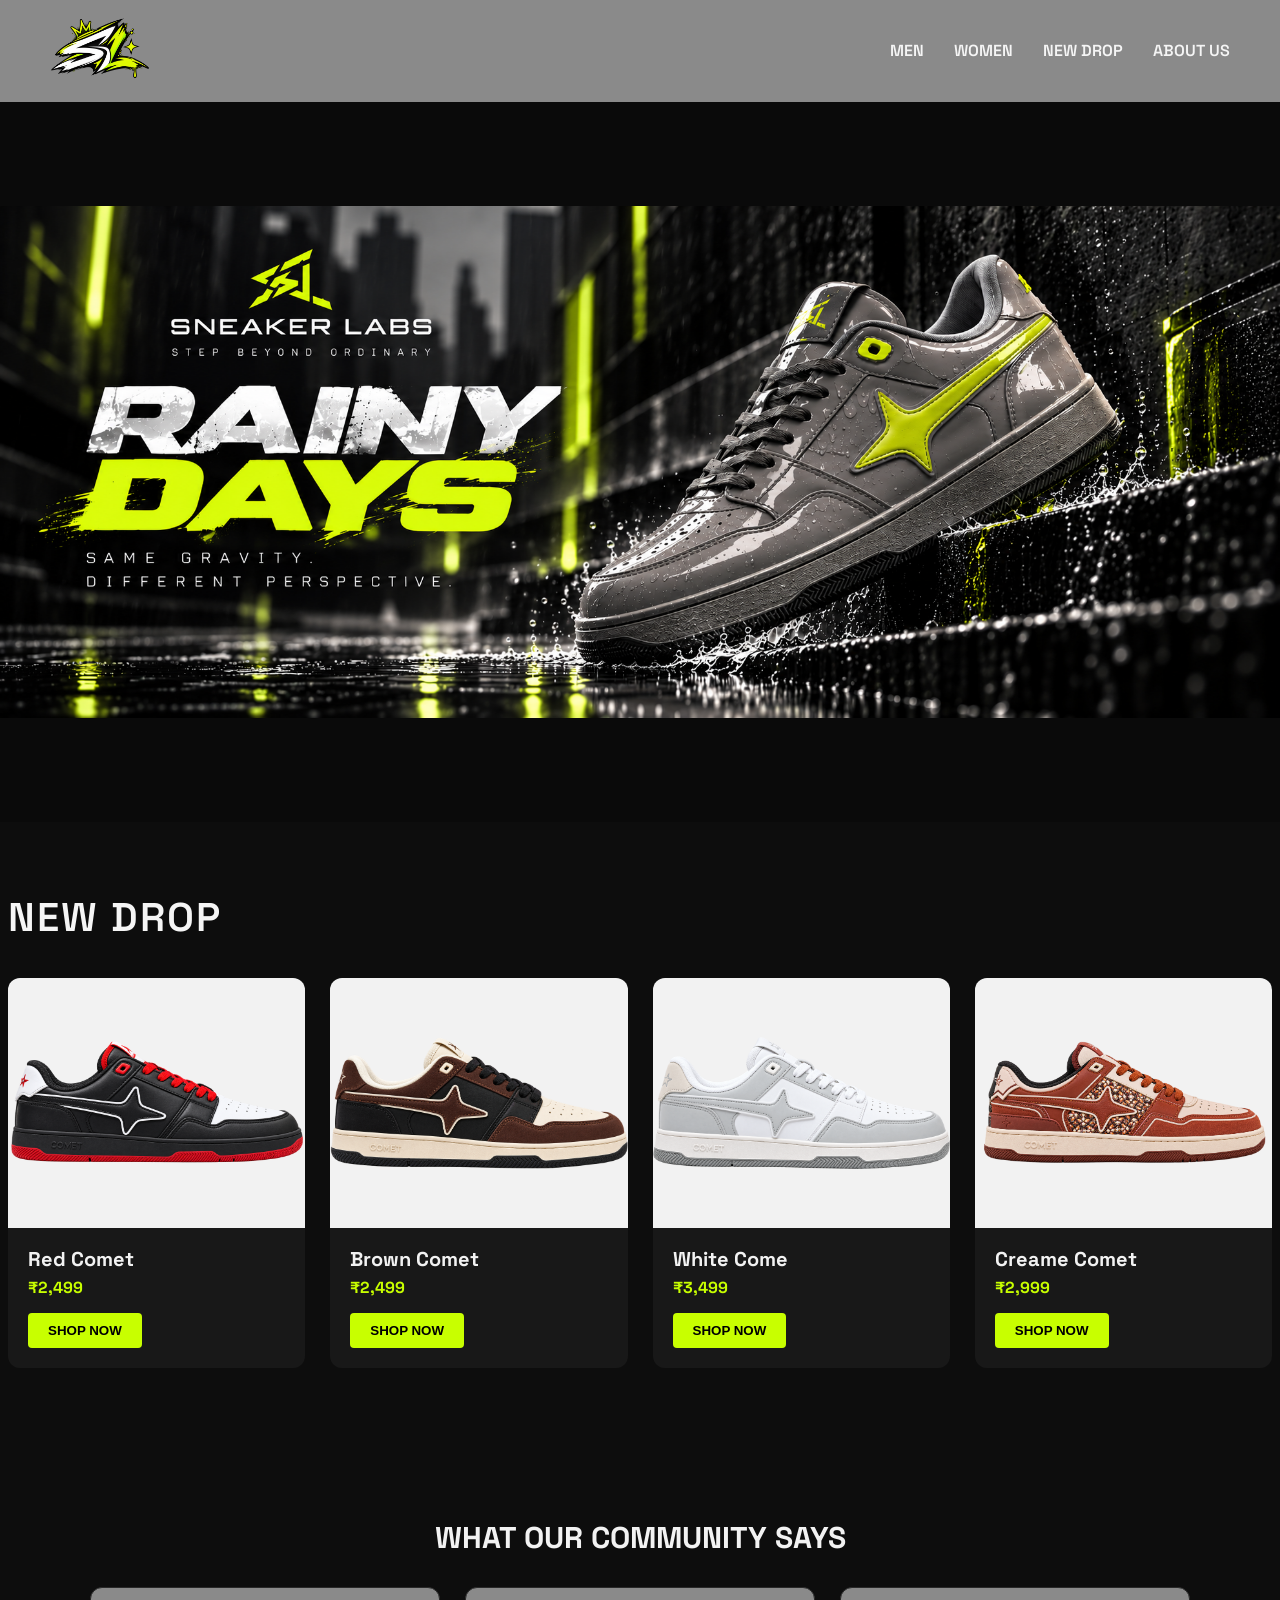
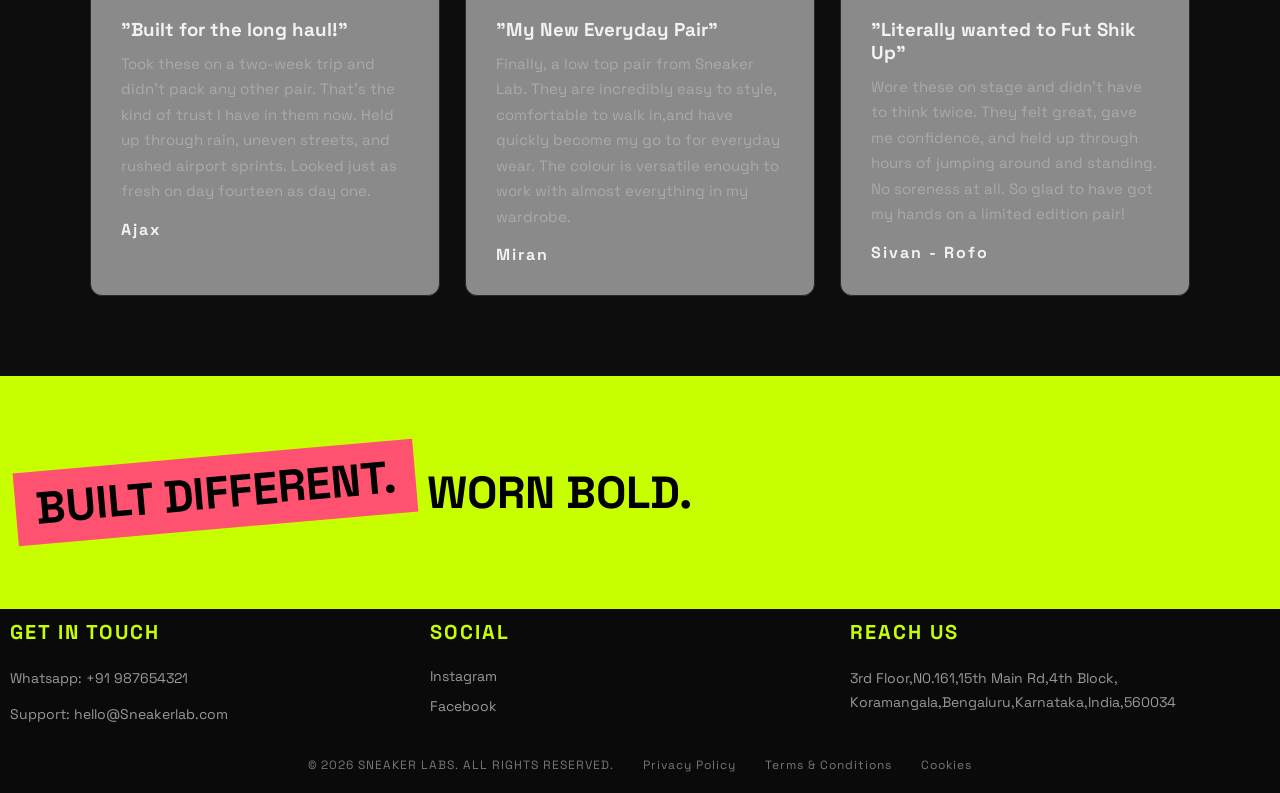
<file: Index.html>
<!DOCTYPE html>
<html lang="en">
<head>
    <meta charset="UTF-8">
    <meta name="viewport" content="width=device-width, initial-scale=1.0">
    <title>Sneaker Labs</title>
    <link rel="preconnect" href="https://fonts.googleapis.com">
<link rel="preconnect" href="https://fonts.gstatic.com" crossorigin>

<link href="https://fonts.googleapis.com/css2?family=Space+Grotesk:wght@300;400;500;600;700&display=swap" rel="stylesheet">
    <link rel="StyleSheet" href="Style.css">
</head>
<body>
    <header>
        <!--Logo-->
        <div class="nav-logo">
            <img src="./Neon Crowned Graffiti Emblem.png" alt="SNEAKER LABS">
        </div>

        <nav class="nav-bar">
            <a href="#men">MEN</a>
            <a href="#women">WOMEN</a>
            <a href="#new-drop">NEW DROP</a>
            <a href="./About.html">ABOUT US</a>
        </nav>
    </header>

    <section class="hero">
        <div class="rain">
            <img src="./Shoes/Rainy Days Sneaker Lab.png" alt="Rainy Days">
        </div>
    </section>

    <section class="cards">
        <h2>NEW DROP</h2>

    <div class="card-container">

        <div class="card">
            <img src="./Shoes/Black, White, and Red Comet Sneaker.png" alt="Red Comet">
            <h3>Red Comet</h3>
            <p>₹2,499</p>
            <button>SHOP NOW</button>
        </div>

        <div class="card">
            <img src="./Shoes/Brown Comet Star Court Sneaker.png" alt="Brown Comet ">
            <h3>Brown Comet</h3>
            <p>₹2,499</p>
            <button>SHOP NOW</button>
        </div>

        <div class="card">
            <img src="./Shoes/Isolated White Comet Star Sneaker.png" alt="White Comet">
            <h3>White Come</h3>
            <p>₹3,499</p>
            <button>SHOP NOW</button>
        </div>

        <div class="card">
            <img src="./Shoes/Rust and Cream Star Sneaker Cutout.png" alt="Cream Comet">
            <h3>Creame Comet</h3>
            <p>₹2,999</p>
            <button>SHOP NOW</button>
        </div>

    </div>
    </section>

    <section class="testimonial">
        <h2>WHAT OUR COMMUNITY SAYS</h2>
        <div class="review-container">
        <div class="review">
            <h3>"Built for the long haul!"</h3>
            <p>Took these on a two-week trip and didn't pack any other pair. 
                That's the kind of trust I have in them now. 
                Held up through rain, uneven streets, and rushed airport sprints.
                Looked just as fresh on day fourteen as day one.</p>
            <span>Ajax</span>
        </div>
        <div class="review">
            <h3>"My New Everyday Pair"</h3>
            <p>Finally, a low top pair from Sneaker Lab. They are incredibly easy to style,
                comfortable to walk in,and have quickly become my go to for everyday wear.
                The colour is versatile enough to work with almost everything in my wardrobe.</p>
            <span>Miran</span>
        </div>
        <div class="review">
            <h3>"Literally wanted to Fut Shik Up"</h3>
            <p>Wore these on stage and didn’t have to think twice.
                 They felt great, gave me confidence, and held up through hours of jumping around and standing.
                 No soreness at all.
                 So glad to have got my hands on a limited edition pair!</p>
            <span>Sivan - Rofo</span>
        </div>
        </div>
    </section>

        <div class="line">
            <h2><span>BUILT DIFFERENT.</span> WORN BOLD.</h2>
        </div>

        <footer>
            <div class="info-container">
                <div class="info">
                    <h3>GET IN TOUCH</h3>
                    <p>Whatsapp: +91 987654321</p>
                    <p>Support: hello@Sneakerlab.com</p>
                </div>
                <div class="social">
                    <h3>SOCIAL</h3>
                    <a href="#insta">Instagram</a>
                    <a href="#face">Facebook</a>
                </div>
                <div class="add">
                    <h3>REACH US</h3>
                    <p>3rd Floor,N0.161,15th Main Rd,4th Block,<br>Koramangala,Bengaluru,Karnataka,India,560034</p>
                </div>
            </div>
        </footer>
       
        <footer-bar>
    <div class="bottom">
        <p>
            © 2026 SNEAKER LABS. ALL RIGHTS RESERVED.
            <span>Privacy Policy</span>
            <span>Terms & Conditions</span>
            <span>Cookies</span>
        </p>
    </div>
</footer-bar>
</body>
</html>
</file>
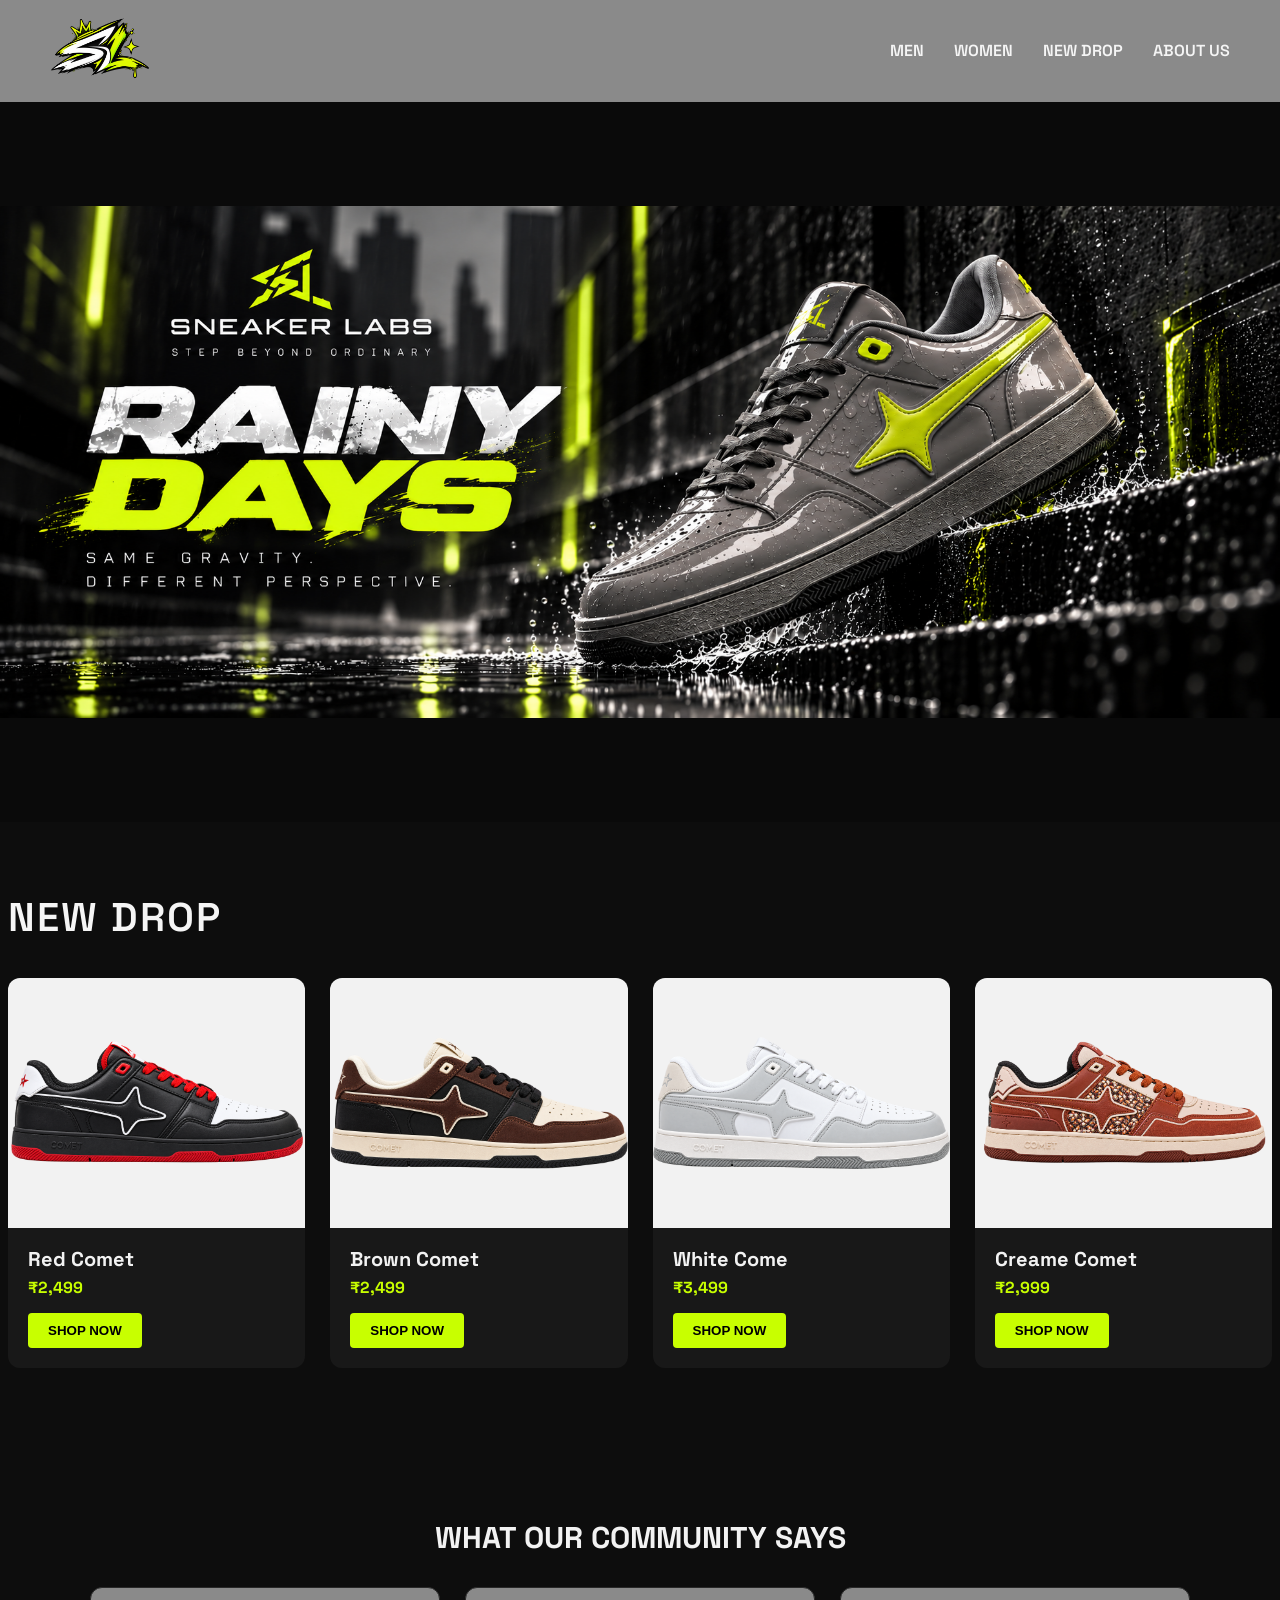
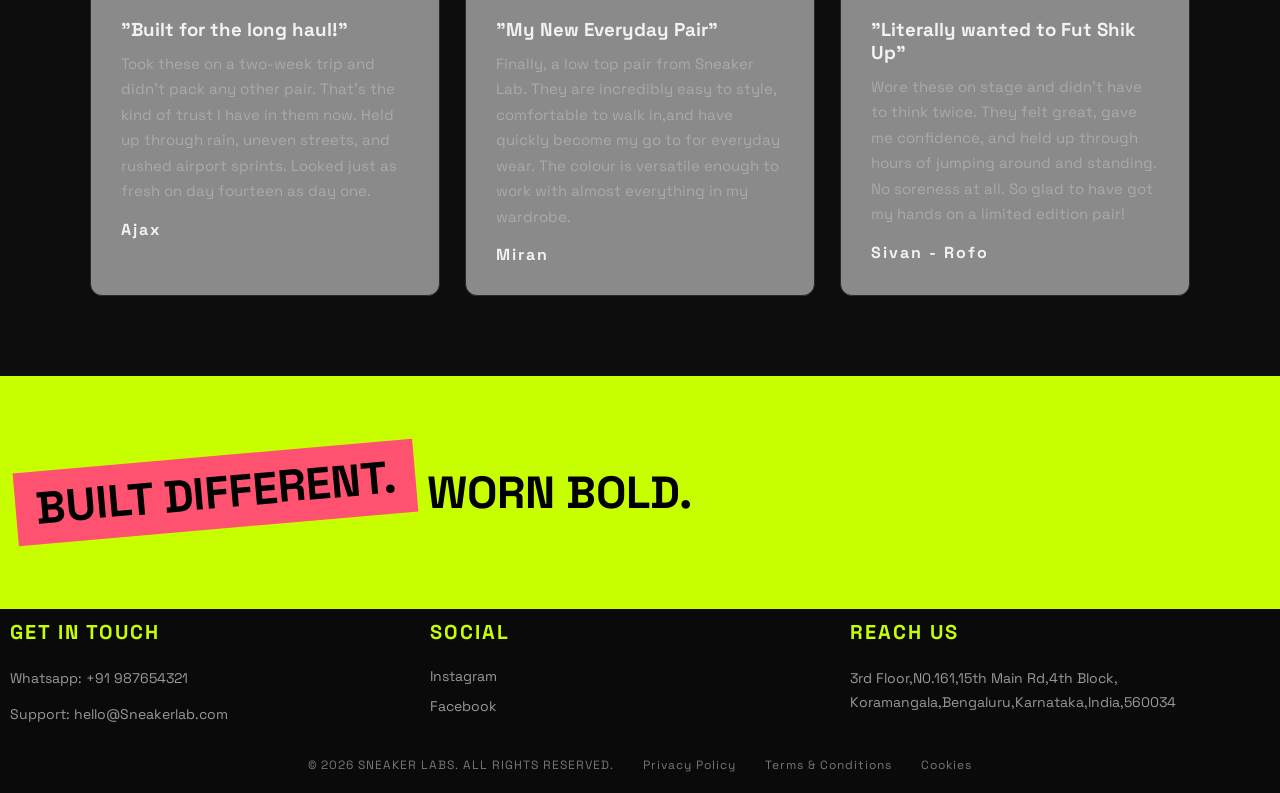
<file: index.html>
<!DOCTYPE html>
<html lang="en">
<head>
    <meta charset="UTF-8">
    <meta name="viewport" content="width=device-width, initial-scale=1.0">
    <title>Sneaker Labs</title>
    <link rel="preconnect" href="https://fonts.googleapis.com">
<link rel="preconnect" href="https://fonts.gstatic.com" crossorigin>

<link href="https://fonts.googleapis.com/css2?family=Space+Grotesk:wght@300;400;500;600;700&display=swap" rel="stylesheet">
    <link rel="StyleSheet" href="Style.css">
</head>
<body>
    <header>
        <!--Logo-->
        <div class="nav-logo">
            <img src="./Neon Crowned Graffiti Emblem.png" alt="SNEAKER LABS">
        </div>

        <nav class="nav-bar">
            <a href="#men">MEN</a>
            <a href="#women">WOMEN</a>
            <a href="#new-drop">NEW DROP</a>
            <a href="./About.html">ABOUT US</a>
        </nav>
    </header>

    <section class="hero">
        <div class="rain">
            <img src="./Shoes/Rainy Days Sneaker Lab.png" alt="Rainy Days">
        </div>
    </section>

    <section class="cards">
        <h2>NEW DROP</h2>

    <div class="card-container">

        <div class="card">
            <img src="./Shoes/Black, White, and Red Comet Sneaker.png" alt="Red Comet">
            <h3>Red Comet</h3>
            <p>₹2,499</p>
            <button>SHOP NOW</button>
        </div>

        <div class="card">
            <img src="./Shoes/Brown Comet Star Court Sneaker.png" alt="Brown Comet ">
            <h3>Brown Comet</h3>
            <p>₹2,499</p>
            <button>SHOP NOW</button>
        </div>

        <div class="card">
            <img src="./Shoes/Isolated White Comet Star Sneaker.png" alt="White Comet">
            <h3>White Come</h3>
            <p>₹3,499</p>
            <button>SHOP NOW</button>
        </div>

        <div class="card">
            <img src="./Shoes/Rust and Cream Star Sneaker Cutout.png" alt="Cream Comet">
            <h3>Creame Comet</h3>
            <p>₹2,999</p>
            <button>SHOP NOW</button>
        </div>

    </div>
    </section>

    <section class="testimonial">
        <h2>WHAT OUR COMMUNITY SAYS</h2>
        <div class="review-container">
        <div class="review">
            <h3>"Built for the long haul!"</h3>
            <p>Took these on a two-week trip and didn't pack any other pair. 
                That's the kind of trust I have in them now. 
                Held up through rain, uneven streets, and rushed airport sprints.
                Looked just as fresh on day fourteen as day one.</p>
            <span>Ajax</span>
        </div>
        <div class="review">
            <h3>"My New Everyday Pair"</h3>
            <p>Finally, a low top pair from Sneaker Lab. They are incredibly easy to style,
                comfortable to walk in,and have quickly become my go to for everyday wear.
                The colour is versatile enough to work with almost everything in my wardrobe.</p>
            <span>Miran</span>
        </div>
        <div class="review">
            <h3>"Literally wanted to Fut Shik Up"</h3>
            <p>Wore these on stage and didn’t have to think twice.
                 They felt great, gave me confidence, and held up through hours of jumping around and standing.
                 No soreness at all.
                 So glad to have got my hands on a limited edition pair!</p>
            <span>Sivan - Rofo</span>
        </div>
        </div>
    </section>

        <div class="line">
            <h2><span>BUILT DIFFERENT.</span> WORN BOLD.</h2>
        </div>

        <footer>
            <div class="info-container">
                <div class="info">
                    <h3>GET IN TOUCH</h3>
                    <p>Whatsapp: +91 987654321</p>
                    <p>Support: hello@Sneakerlab.com</p>
                </div>
                <div class="social">
                    <h3>SOCIAL</h3>
                    <a href="#insta">Instagram</a>
                    <a href="#face">Facebook</a>
                </div>
                <div class="add">
                    <h3>REACH US</h3>
                    <p>3rd Floor,N0.161,15th Main Rd,4th Block,<br>Koramangala,Bengaluru,Karnataka,India,560034</p>
                </div>
            </div>
        </footer>
       
        <footer-bar>
    <div class="bottom">
        <p>
            © 2026 SNEAKER LABS. ALL RIGHTS RESERVED.
            <span>Privacy Policy</span>
            <span>Terms & Conditions</span>
            <span>Cookies</span>
        </p>
    </div>
</footer-bar>
</body>
</html>
</file>
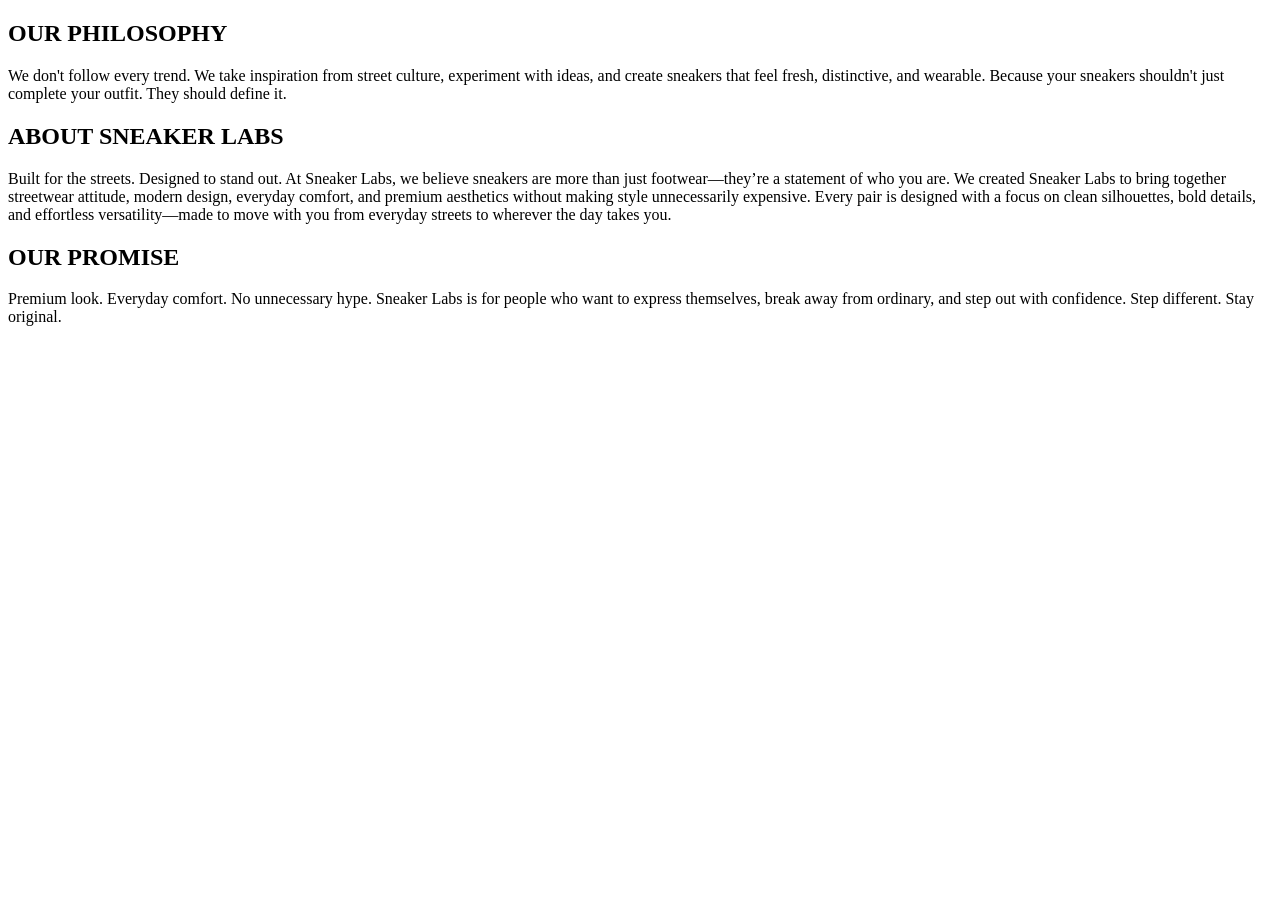
<file: About.html>
<!DOCTYPE html>
<html lang="en">
<head>
    <meta charset="UTF-8">
    <meta name="viewport" content="width=device-width, initial-scale=1.0">
    <title>About Us</title>
</head>
<body>
    <h2>OUR PHILOSOPHY</h2>
    <p>We don't follow every trend. We take inspiration from street culture,
       experiment with ideas, and create sneakers that feel fresh, distinctive, and wearable.
       Because your sneakers shouldn't just complete your outfit.
       They should define it.</p>
    <h2>ABOUT SNEAKER LABS</h2>
    <p>Built for the streets. Designed to stand out.
    At Sneaker Labs, we believe sneakers are more than just footwear—they’re a statement of who you are.
    We created Sneaker Labs to bring together streetwear attitude, modern design, everyday comfort, and premium aesthetics without making style unnecessarily expensive.
    Every pair is designed with a focus on clean silhouettes, bold details, and effortless versatility—made to move with you from everyday streets to wherever the day takes you.</p>
    <h2>OUR PROMISE</h2>
    <p>Premium look. Everyday comfort. No unnecessary hype.
    Sneaker Labs is for people who want to express themselves, break away from ordinary, and step out with confidence.
    Step different. Stay original.</p>
</body>
</html>
</file>
<file: Style.css>
*{
    margin: 0px;
    padding: 0px;
    box-sizing: border-box;
}
body{
    background-color: #0A0A0A;
    font-family: 'Space Grotesk', sans-serif;
}

header{
    display: flex;
    align-items: center;
    justify-content: space-between;
    padding: 15px 50px;
    background-color: #8A8A8A;
}

img{
    width: 100px;
    height: auto;
    object-fit: contain;
}

.nav-logo{
    width: 100px;
    height: auto;
}

.nav-bar{
    font-family: 'Space Grotesk', sans-serif;
    display: flex;
    justify-content: center;
    align-items: center;
    gap: 30px;
    color: #F5F5F5;
    border-radius: 15px;
}

.nav-bar a{
    color: #F5F5F5;
    text-decoration: none;
    font-size: 16px;
    font-weight:600;
    transition: 0.3s;
}

.nav-bar a:hover{
    color: #C8FF00;
}

.rain {
    width: 100%;
    height: 80vh;
    justify-content: center;
    align-items: center;
    display: flex;
    overflow:hidden;
}

.rain img{
    width: 100%;
    height: 100%;
    object-fit: contain;
    display: block;
    border-radius: 15px;
}

.cards{
    padding: 70px 8px;
    background:  #0d0d0d;
}

.cards h2{
    color: #F5F5F5;
    font-size: 40px;
    font-weight: 600;
    margin-bottom: 35px;
    letter-spacing: 2px;
}

.card-container{
    display: grid;
    grid-template-columns: repeat(4,1fr);
    gap: 25px;
}

.card {
    background: #181818;
    border-radius: 12px;
    overflow: hidden;
    padding-bottom: 20px;
    transition: 0.3s ease;
}

.card:hover{
    transform: translateY(-8px);
}

.card img{
    width: 100%;
    height: 250px;
    object-fit: contain;
    background: #f2f2f2;
    display: block;
}

.card h3{
    color: #f2f2f2;
    font-size: 20px;
    margin: 18px 20px 5px;
}

.card p{
    color: #C8FF00;
    font-weight: 700;
    margin: 0px 20px 15px;
}

.card button{
    margin: 0px 20px;
    padding: 10px 20px;
    border: none;
    background: #C8FF00;
    color: #000;
    font-weight: 800;
    cursor: pointer;
    border-radius: 4px;
}

.testimonial{
    padding: 80px 7%;
    background: #0d0d0d;
    color: #f2f2f2;
}
.testimonial h2 {
    text-align: center;
    margin-bottom: 30px;
    font-size: 30px;
}

.review-container{
    display: flex;
    gap: 25px;
}

.review{
    flex: 1;
    background: #8A8A8A;
    padding: 30px;
    border-radius: 12px;
    border: 1px solid  #292929;
}

.review h3{
    font-family: 22px;
    margin-bottom: 10px;
}

.review p{
    color: #aaa;
    line-height: 1.7;
    font-size: 15px;
}

.review span{
    display: block;
    margin-top: 15px;
    font-weight: 800;
    letter-spacing: 2px;
}

.line {
    background: #C8FF00;
    padding: 80px 15px;
    font-size: 30px;
}

.line span{
    display: inline-block;
    background: #FF5271;
    padding: 8px 20px;
    transform: rotate(-5deg);
}

.footer{
    background: #0A0A0A;
    color: #F5F5F5;
    padding: 80px 8% 40px;
}

.info-container{
    display: grid;
    grid-template-columns: 1fr 1fr 1fr;
    gap: 60px;
    max-width: 1200px;
    margin: 10px;
}

.info,
.social,
.add{
    display: flex;
    gap: 12px;
    flex-direction: column;
}

.info h3,
.social h3,
.add h3{
    color: #C8FF00;
    font-size: 20px;
    letter-spacing: 2px;
    margin-bottom: 10px;
}

.info p,
.add p{
    color: #999;
    font-size: 14px;
    line-height: 1.7;
    margin: 0;
}

.social a{
    color: #999;
    text-decoration: none;
    transition: 0.3s;
    font-size: 14px;
}

.social a:hover{
    color: #C8FF00;
    transform: translateX(5px);
}

.bottom {
    padding: 20px 8%;
    text-align: center;
}

.bottom p {
    color: #777;
    font-size: 12px;
    letter-spacing: 1px;
    margin: 0;
}

.bottom span {
    margin-left: 25px;
    cursor: pointer;
    transition: 0.3s;
}

.bottom span:hover {
    color: #C8FF00;
}

@media(max-width:1024px){
    header{
        padding: 15px 30px;
    }
    .nav-bar{
        gap: 20px;
    }
    .nav-bar a{
        font-size: 15px;
    }
    .rain{
        height: 65vh;
    }
    .cards{
        padding: 60px 5%;
    }
    .cards h2{
        font-size: 34px;
    }
    .card-container{
        grid-template-columns: repeat(2,1fr);
        gap: 20px;
    }
    .card img{
        height: 260px;
    }
     .testimonial {
        padding: 60px 5%;
    }

    .review-container {
        flex-wrap: wrap;
    }

    .review {
        flex: 1 1 calc(50% - 15px);
    }


    /* Line */
    .line {
        padding: 60px 5%;
        font-size: 26px;
    }


    /* Footer */
    .footer {
        padding: 60px 5% 30px;
    }

    .info-container {
        gap: 40px;
    }

}


/* ---------- MOBILE ---------- */

@media (max-width: 768px) {

    /* Header */
    header {
        padding: 15px 20px;
        flex-direction: column;
        gap: 20px;
    }

    .nav-logo {
        width: 90px;
    }

    .nav-bar {
        width: 100%;
        justify-content: center;
        gap: 15px;
        flex-wrap: wrap;
    }

    .nav-bar a {
        font-size: 14px;
    }


    /* Hero */
    .rain {
        height: 45vh;
    }

    .rain img {
        object-fit: cover;
    }


    /* Products */
    .cards {
        padding: 50px 20px;
    }

    .cards h2 {
        font-size: 28px;
        text-align: center;
        margin-bottom: 25px;
    }

    .card-container {
        grid-template-columns: 1fr;
        gap: 25px;
    }

    .card img {
        height: 280px;
    }

    .card h3 {
        font-size: 18px;
    }


    /* Testimonials */
    .testimonial {
        padding: 50px 20px;
    }

    .testimonial h2 {
        font-size: 25px;
    }

    .review-container {
        flex-direction: column;
    }

    .review {
        width: 100%;
    }


    /* Line */
    .line {
        padding: 50px 20px;
        font-size: 22px;
        text-align: center;
    }

    .line span {
        padding: 6px 15px;
    }


    /* Footer */
    .footer {
        padding: 50px 20px 30px;
    }

    .info-container {
        grid-template-columns: 1fr;
        gap: 35px;
        margin: 0;
    }

    .info h3,
    .social h3,
    .add h3 {
        font-size: 17px;
    }


    /* Bottom footer */
    .bottom {
        padding: 20px;
    }

    .bottom p {
        line-height: 2;
    }

    .bottom span {
        margin-left: 10px;
    }

}


/* ---------- SMALL MOBILE ---------- */

@media (max-width: 480px) {

    /* Header */
    header {
        padding: 12px 15px;
    }

    .nav-logo {
        width: 80px;
    }

    .nav-bar {
        gap: 10px;
    }

    .nav-bar a {
        font-size: 12px;
    }


    /* Hero */
    .rain {
        height: 35vh;
    }


    /* Products */
    .cards {
        padding: 40px 15px;
    }

    .cards h2 {
        font-size: 24px;
        letter-spacing: 1px;
    }

    .card img {
        height: 230px;
    }

    .card h3 {
        font-size: 17px;
        margin: 15px;
    }

    .card p {
        margin: 0 15px 15px;
    }

    .card button {
        margin: 0 15px;
        width: calc(100% - 30px);
    }


    /* Testimonials */
    .testimonial {
        padding: 40px 15px;
    }

    .testimonial h2 {
        font-size: 22px;
    }

    .review {
        padding: 20px;
    }


    /* Line */
    .line {
        font-size: 18px;
        padding: 40px 15px;
    }


    /* Footer */
    .footer {
        padding: 40px 15px 25px;
    }

    .info-container {
        gap: 30px;
    }

    .info p,
    .add p,
    .social a {
        font-size: 13px;
    }


    /* Bottom */
    .bottom {
        padding: 15px;
    }

    .bottom p {
        font-size: 10px;
    }

    .bottom span {
        display: block;
        margin: 5px 0;
    }

}
</file>
